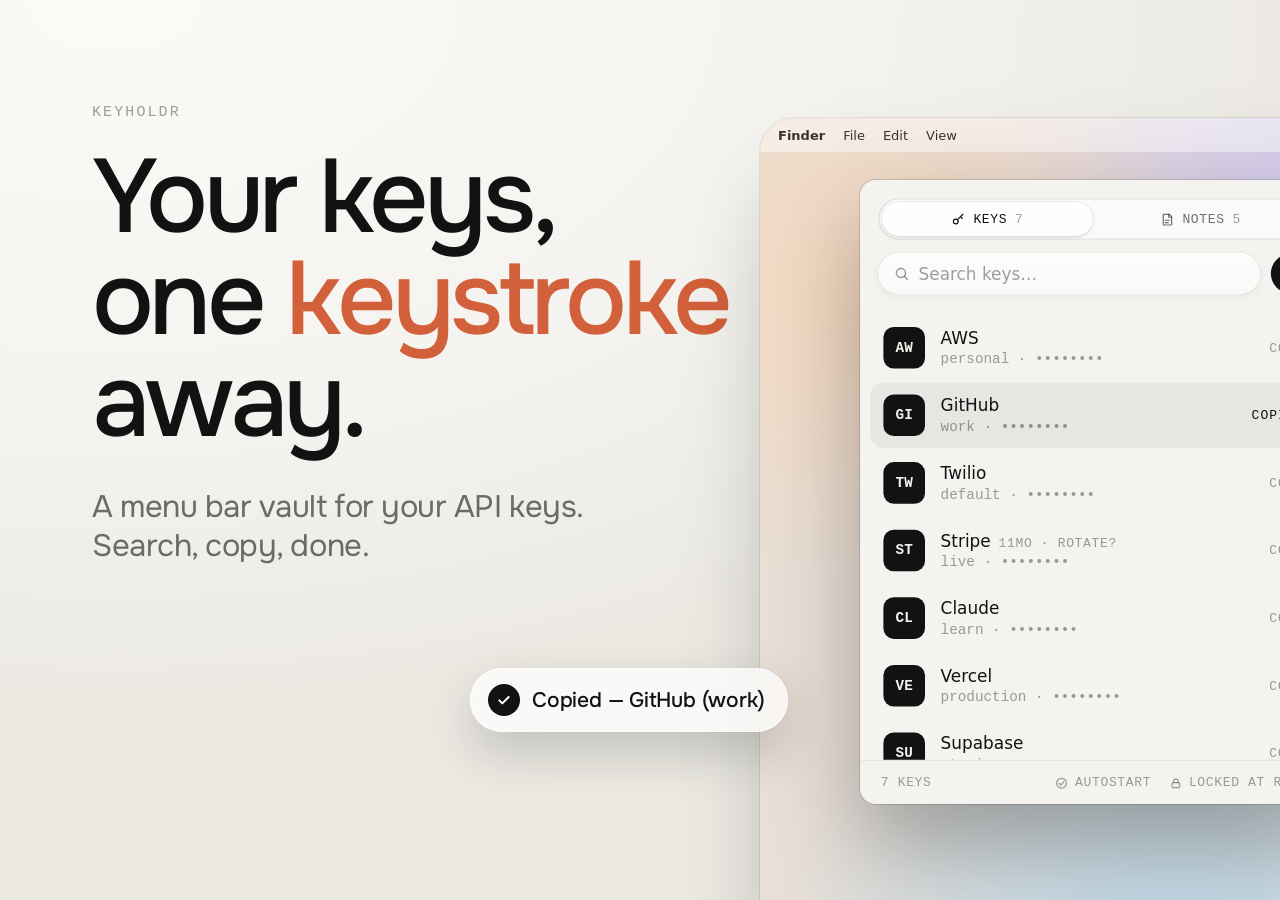
<file: branding/appstore/slides.html>
<!doctype html>
<html lang="en">
<head>
<meta charset="utf-8">
<title>Keyholdr App Store slides</title>
<link rel="preconnect" href="https://fonts.googleapis.com">
<link href="https://fonts.googleapis.com/css2?family=Onest:wght@400;500;600&family=JetBrains+Mono:wght@400;500&display=swap" rel="stylesheet">
<style>
  :root {
    --paper:#f4f3ef; --paper-soft:#ecebe6; --ink:#121212;
    --ink60:rgba(18,18,18,.6); --ink40:rgba(18,18,18,.4); --ink12:rgba(18,18,18,.12); --ink06:rgba(18,18,18,.06);
    --accent:#d2603a; --accent-dark:#ff8f63;
    --sans:-apple-system,"SF Pro Text",system-ui,sans-serif;
    --mono:ui-monospace,"SF Mono",Menlo,monospace;
    --display:"Onest",-apple-system,system-ui,sans-serif;
  }
  *{margin:0;padding:0;box-sizing:border-box}
  html,body{width:1440px;height:900px;overflow:hidden;background:#000}
  body{font-family:var(--display);-webkit-font-smoothing:antialiased}

  .slide{display:none;position:relative;width:1440px;height:900px;overflow:hidden;background:var(--paper);color:var(--ink)}
  .slide.light{background:radial-gradient(1200px 700px at 8% 0%,#fbfaf6 0%,var(--paper) 60%,#ebe9e2 100%)}
  .slide.dark{background:radial-gradient(1200px 800px at 90% 100%,#262626 0%,#121212 60%);color:var(--paper)}
  body[data-s="1"] #s1,body[data-s="2"] #s2,body[data-s="3"] #s3,body[data-s="4"] #s4,body[data-s="5"] #s5{display:block}

  /* ---------- headline block ---------- */
  .copy{position:absolute;left:92px;top:104px;width:640px}
  .eyebrow{font:500 15px var(--mono);letter-spacing:.14em;text-transform:uppercase;color:var(--ink40);margin-bottom:26px}
  .dark .eyebrow{color:rgba(244,243,239,.45)}
  h1{font-weight:500;font-size:104px;line-height:.98;letter-spacing:-.045em}
  h1 em{font-style:normal;color:var(--accent)}
  .dark h1 em{color:var(--accent-dark)}
  .sub{margin-top:34px;font-size:31px;line-height:1.28;letter-spacing:-.015em;color:var(--ink60);font-weight:400;max-width:560px}
  .dark .sub{color:rgba(244,243,239,.6)}

  /* ---------- desktop panel ---------- */
  .desk{position:absolute;border-radius:34px 0 0 0;overflow:hidden;
    background:
      radial-gradient(500px 420px at 15% 20%,#f6d9c0 0%,transparent 70%),
      radial-gradient(560px 480px at 85% 10%,#cfc8f1 0%,transparent 70%),
      radial-gradient(600px 500px at 60% 100%,#b7d6ea 0%,transparent 70%),
      #e8dfd6;
    box-shadow:0 0 0 1px rgba(0,0,0,.08),0 50px 100px -30px rgba(18,18,18,.35)}
  .dark .desk{background:
      radial-gradient(500px 420px at 15% 20%,#5a3a52 0%,transparent 70%),
      radial-gradient(560px 480px at 85% 10%,#2c3a66 0%,transparent 70%),
      radial-gradient(600px 500px at 60% 100%,#28505c 0%,transparent 70%),
      #1c1a22;
    box-shadow:0 0 0 1px rgba(255,255,255,.08),0 50px 100px -30px #000}
  .menubar{position:absolute;left:0;right:0;top:0;height:34px;display:flex;align-items:center;justify-content:space-between;padding:0 18px;
    background:rgba(255,255,255,.45);backdrop-filter:blur(20px);font:500 13px var(--sans);color:rgba(0,0,0,.78)}
  .dark .menubar{background:rgba(20,20,24,.5);color:rgba(255,255,255,.85)}
  .menubar .l,.menubar .r{display:flex;align-items:center;gap:18px}
  .menubar .tray{display:grid;place-items:center;width:28px;height:22px;border-radius:6px;background:rgba(0,0,0,.14)}
  .dark .menubar .tray{background:rgba(255,255,255,.2)}
  .menubar svg{width:15px;height:15px}

  /* ---------- popover ---------- */
  .pop{position:absolute;width:360px;height:480px;background:var(--paper);border-radius:12px;overflow:hidden;transform:scale(1.3);transform-origin:0 0;
    box-shadow:0 0 0 .5px rgba(0,0,0,.2),0 30px 70px rgba(0,0,0,.30);font-family:var(--sans);color:var(--ink);-webkit-font-smoothing:antialiased}
  .pop.dk{background:#141414;color:var(--paper);
    --ink:#f4f3ef;--ink60:rgba(244,243,239,.6);--ink40:rgba(244,243,239,.4);--ink12:rgba(244,243,239,.12);--ink06:rgba(244,243,239,.06);--paper:#121212}
  .pop .col{display:flex;flex-direction:column;height:100%}
  .glass{background:linear-gradient(rgba(255,255,255,.78),rgba(255,255,255,.5));
    box-shadow:0 0 0 .5px rgba(0,0,0,.09),0 1px 0 rgba(255,255,255,.9) inset,0 2px 8px rgba(0,0,0,.05)}
  .dk .glass{background:linear-gradient(rgba(255,255,255,.16),rgba(255,255,255,.07));
    box-shadow:0 0 0 .5px rgba(255,255,255,.14),0 1px 0 rgba(255,255,255,.14) inset}
  .tabs{display:flex;gap:2px;margin:14px 14px 10px;padding:3px;border-radius:999px;background:rgba(255,255,255,.6);box-shadow:0 0 0 1px var(--ink12) inset}
  .dk .tabs{background:rgba(255,255,255,.06)}
  .tab{flex:1;height:26px;border-radius:999px;display:flex;align-items:center;justify-content:center;gap:6px;
    font:500 10px var(--mono);letter-spacing:.5px;color:var(--ink60);text-transform:uppercase}
  .tab svg{width:11px;height:11px}
  .tab i{font-style:normal;color:var(--ink40)}
  .tab.on{color:var(--ink)}
  .tabs .tab.on{background:linear-gradient(rgba(255,255,255,.95),rgba(255,255,255,.7));box-shadow:0 0 0 .5px rgba(0,0,0,.08),0 1px 3px rgba(0,0,0,.12)}
  .dk .tabs .tab.on{background:rgba(255,255,255,.18);box-shadow:0 0 0 .5px rgba(255,255,255,.2)}
  .sr{display:flex;gap:8px;padding:0 14px 10px}
  .sr .f{flex:1;height:32px;border-radius:999px;display:flex;align-items:center;gap:7px;padding:0 12px;font-size:13px;color:var(--ink40)}
  .sr .f svg{width:12px;height:12px}
  .sr .plus{width:30px;height:30px;margin-top:1px;border-radius:50%;background:var(--ink);color:var(--paper);display:grid;place-items:center}
  .sr .plus svg{width:12px;height:12px}
  .list{flex:1;padding:6px 8px;display:flex;flex-direction:column;gap:2px;overflow:hidden}
  .row{display:flex;align-items:center;gap:12px;padding:9px 10px;border-radius:10px}
  .row.hov{background:var(--ink06)}
  .tile{width:32px;height:32px;border-radius:8px;background:var(--ink);color:var(--paper);display:grid;place-items:center;font:600 11px var(--mono);flex:none}
  .row .m{flex:1;min-width:0}
  .row .n{font-size:13px;font-weight:500;display:flex;gap:6px;align-items:baseline;white-space:nowrap}
  .row .n b{font:500 10px var(--mono);letter-spacing:.5px;color:var(--ink40)}
  .row .s{font:11px var(--mono);color:var(--ink40);margin-top:3px;white-space:nowrap;overflow:hidden;text-overflow:ellipsis}
  .row .c{font:500 10px var(--mono);letter-spacing:.8px;color:var(--ink40)}
  .row.hov .c{color:var(--ink)}
  .foot{display:flex;align-items:center;justify-content:space-between;padding:11px 16px;border-top:1px solid var(--ink06);font:500 10px var(--mono);letter-spacing:.5px;color:var(--ink40)}
  .foot .g{display:flex;gap:14px;align-items:center}
  .foot span{display:inline-flex;gap:5px;align-items:center}
  .foot svg{width:10px;height:10px}

  /* touch id overlay */
  .bio{position:absolute;inset:0;display:flex;flex-direction:column;align-items:center;justify-content:center;gap:16px;
    background:color-mix(in srgb,var(--paper) 62%,transparent);backdrop-filter:blur(3.5px)}
  .bio svg{width:84px;height:84px}
  .bio .card2{display:flex;flex-direction:column;align-items:center;gap:14px;padding:30px 38px;border-radius:26px;background:color-mix(in srgb,var(--paper) 88%,transparent);box-shadow:0 0 0 .5px var(--ink12),0 20px 50px rgba(0,0,0,.4)}
  .bio span{font:500 12px var(--mono);letter-spacing:.1em;text-transform:uppercase}
  .bio small{font:11px var(--sans);color:var(--ink60);margin-top:-6px}

  /* editor */
  .ehead{display:flex;align-items:center;justify-content:space-between;padding:14px 14px 10px}
  .cb{width:24px;height:24px;border-radius:50%;display:grid;place-items:center;color:var(--ink60)}
  .cb svg{width:11px;height:11px}
  .ehead .t{font:500 10px var(--mono);letter-spacing:.5px;color:var(--ink40)}
  .ehead .g{display:flex;gap:6px}
  .editor{flex:1;margin:0 14px 10px;border-radius:18px;padding:14px 16px;font-size:13px;line-height:1.5;overflow:hidden}
  .editor .cmd{font:12px/1.55 var(--mono);color:var(--ink);background:var(--ink06);border-radius:8px;padding:8px 10px;margin:8px 0;white-space:pre}
  .caret{display:inline-block;width:1.5px;height:15px;background:var(--accent);vertical-align:-3px;margin-left:1px}

  /* toast chip */
  .chip{position:absolute;display:flex;align-items:center;gap:12px;padding:16px 24px 16px 18px;border-radius:999px;
    background:rgba(255,255,255,.72);backdrop-filter:blur(24px);font:500 21px var(--display);letter-spacing:-.01em;color:var(--ink);
    box-shadow:0 0 0 1px rgba(255,255,255,.7) inset,0 20px 50px rgba(0,0,0,.18)}
  .chip .ck{width:32px;height:32px;border-radius:50%;background:var(--ink);color:#fff;display:grid;place-items:center}
  .chip .ck svg{width:16px;height:16px}
  .dark .chip{background:rgba(40,40,44,.7);color:var(--paper);box-shadow:0 0 0 1px rgba(255,255,255,.12) inset,0 20px 50px rgba(0,0,0,.5)}
  .dark .chip .ck{background:var(--accent-dark);color:#121212}

  /* keycaps */
  .keys{position:absolute;display:flex;gap:16px}
  .cap{width:104px;height:104px;border-radius:24px;display:grid;place-items:center;font:500 46px var(--sans);color:var(--ink);
    background:linear-gradient(#ffffff,#eeece6);box-shadow:0 0 0 1px rgba(0,0,0,.1),0 6px 0 #d3d0c6,0 16px 26px rgba(0,0,0,.2)}
  .cap.k{background:linear-gradient(#2a2a2a,#121212);color:#fff;box-shadow:0 0 0 1px #000,0 6px 0 #000,0 16px 26px rgba(0,0,0,.35);font-family:var(--mono);font-weight:500}

  /* faux editor window (slide 4) */
  .win{position:absolute;border-radius:16px;background:#1b1c20;overflow:hidden;box-shadow:0 0 0 1px rgba(255,255,255,.08),0 30px 70px rgba(0,0,0,.4)}
  .win .bar{height:38px;display:flex;align-items:center;gap:8px;padding:0 16px;background:#26272c}
  .win .bar i{width:12px;height:12px;border-radius:50%;background:#ff5f57}
  .win .bar i:nth-child(2){background:#febc2e}.win .bar i:nth-child(3){background:#28c840}
  .win pre{padding:22px 26px;font:15px/1.75 var(--mono);color:#c9ccd6}
  .win .k1{color:#ff8f63}.win .k2{color:#7fd1b9}.win .k3{color:#8b8ea0}

  /* cards (slide 5) */
  .card{position:absolute;display:flex;gap:26px;align-items:center;width:600px;padding:30px 34px;border-radius:28px;
    background:linear-gradient(rgba(255,255,255,.1),rgba(255,255,255,.04));box-shadow:0 0 0 1px rgba(255,255,255,.12) inset,0 30px 60px rgba(0,0,0,.4);backdrop-filter:blur(20px)}
  .card .ic{width:72px;height:72px;border-radius:20px;background:var(--paper);color:#121212;display:grid;place-items:center;flex:none}
  .card .ic svg{width:34px;height:34px}
  .card h3{font-weight:500;font-size:30px;letter-spacing:-.02em;margin-bottom:6px}
  .card p{font-size:20px;line-height:1.35;color:rgba(244,243,239,.6)}
</style>
</head>
<body>

<!-- ============ 1 · KEYS ============ -->
<section class="slide light" id="s1">
  <div class="copy">
    <div class="eyebrow">Keyholdr</div>
    <h1>Your keys, one <em>keystroke</em> away.</h1>
    <p class="sub">A menu bar vault for your API keys. Search, copy, done.</p>
  </div>
  <div class="desk" style="left:760px;top:118px;width:700px;height:860px">
    <div class="menubar"><div class="l"><b>Finder</b><span>File</span><span>Edit</span><span>View</span></div>
      <div class="r"><div class="tray"><svg viewBox="0 0 24 24" fill="none" stroke="currentColor" stroke-width="2" stroke-linecap="round"><circle cx="8" cy="15" r="4"/><path d="M11 12l9-9M16 7l3 3"/></svg></div><span>Sat 19 Sep</span></div></div>
    <div class="pop" style="left:100px;top:62px" id="pop1"></div>
  </div>
  <div class="chip" style="left:470px;top:668px"><div class="ck"><svg viewBox="0 0 24 24" fill="none" stroke="currentColor" stroke-width="3" stroke-linecap="round" stroke-linejoin="round"><path d="M5 12.5l4.5 4.5L19 7.5"/></svg></div>Copied — GitHub (work)</div>
</section>

<!-- ============ 2 · TOUCH ID ============ -->
<section class="slide dark" id="s2">
  <div class="copy">
    <div class="eyebrow">Security</div>
    <h1>Locked behind <em>Touch&nbsp;ID.</em></h1>
    <p class="sub">Every copy and reveal asks for your fingerprint. Secrets live in the macOS Keychain, never in plain text.</p>
  </div>
  <div class="desk" style="left:760px;top:118px;width:700px;height:860px">
    <div class="menubar"><div class="l"><b>Finder</b><span>File</span><span>Edit</span><span>View</span></div>
      <div class="r"><div class="tray"><svg viewBox="0 0 24 24" fill="none" stroke="currentColor" stroke-width="2" stroke-linecap="round"><circle cx="8" cy="15" r="4"/><path d="M11 12l9-9M16 7l3 3"/></svg></div><span>Sat 19 Sep</span></div></div>
    <div class="pop dk" style="left:100px;top:62px" id="pop2"></div>
  </div>
</section>

<!-- ============ 3 · NOTES ============ -->
<section class="slide light" id="s3">
  <div class="copy">
    <div class="eyebrow">New · Notes</div>
    <h1>Notes, right <em>beside</em> your keys.</h1>
    <p class="sub" style="max-width:500px">A scrap pad in the same popover. Paste, jot, copy. It autosaves.</p>
  </div>
  <div class="desk" style="left:640px;top:118px;width:880px;height:860px">
    <div class="menubar"><div class="l"><b>Finder</b><span>File</span><span>Edit</span><span>View</span></div>
      <div class="r"><div class="tray"><svg viewBox="0 0 24 24" fill="none" stroke="currentColor" stroke-width="2" stroke-linecap="round"><circle cx="8" cy="15" r="4"/><path d="M11 12l9-9M16 7l3 3"/></svg></div><span>Sat 19 Sep</span></div></div>
    <div class="pop" style="left:34px;top:62px" id="pop3a"></div>
    <div class="pop" style="left:312px;top:150px" id="pop3b"></div>
  </div>
</section>

<!-- ============ 4 · SUMMON ============ -->
<section class="slide light" id="s4">
  <div class="copy">
    <div class="eyebrow">Always there</div>
    <h1>Summon it from <em>anywhere.</em></h1>
    <p class="sub">Press one shortcut in any app. Click away and it locks itself again.</p>
  </div>
  <div class="desk" style="left:640px;top:118px;width:880px;height:860px">
    <div class="menubar"><div class="l"><b>Code</b><span>File</span><span>Edit</span><span>Selection</span></div>
      <div class="r"><div class="tray"><svg viewBox="0 0 24 24" fill="none" stroke="currentColor" stroke-width="2" stroke-linecap="round"><circle cx="8" cy="15" r="4"/><path d="M11 12l9-9M16 7l3 3"/></svg></div><span>Sat 19 Sep</span></div></div>
    <div class="win" style="left:30px;top:70px;width:470px;height:420px">
      <div class="bar"><i></i><i></i><i></i></div>
<pre><span class="k3"># .env.local</span>
<span class="k1">TWILIO_AUTH_TOKEN</span>=<span class="k2">▮▮▮▮▮▮▮▮▮▮▮▮</span>
<span class="k1">STRIPE_SECRET</span>=
<span class="k1">SUPABASE_URL</span>=https://acme.supabase.co
<span class="k1">GITHUB_TOKEN</span>=

<span class="k3"># paste from Keyholdr ↩</span></pre>
    </div>
    <div class="pop" style="left:270px;top:100px" id="pop4"></div>
  </div>
  <div class="keys" style="left:92px;top:640px">
    <div class="cap">⌃</div><div class="cap">⌥</div><div class="cap">⌘</div><div class="cap k">K</div>
  </div>
</section>

<!-- ============ 5 · LOCAL ============ -->
<section class="slide dark" id="s5">
  <div class="copy" style="top:230px">
    <div class="eyebrow">Privacy</div>
    <h1>Strictly <em>local.</em></h1>
    <p class="sub">No servers, no accounts, no analytics. Moving Macs? Export one passphrase-encrypted file.</p>
  </div>
  <div class="card" style="left:770px;top:150px"><div class="ic"><svg viewBox="0 0 24 24" fill="none" stroke="currentColor" stroke-width="1.8" stroke-linecap="round" stroke-linejoin="round"><rect x="5" y="11" width="14" height="9" rx="2"/><path d="M8 11V8a4 4 0 0 1 8 0v3"/></svg></div>
    <div><h3>Keychain-backed</h3><p>Each secret is its own Keychain item, unlocked only after Touch ID.</p></div></div>
  <div class="card" style="left:810px;top:365px"><div class="ic"><svg viewBox="0 0 24 24" fill="none" stroke="currentColor" stroke-width="1.8" stroke-linecap="round" stroke-linejoin="round"><path d="M2 8.5a15 15 0 0 1 20 0M5 12a10 10 0 0 1 14 0M8.5 15.5a5 5 0 0 1 7 0"/><path d="M4 4l16 16"/><circle cx="12" cy="19" r=".8" fill="currentColor"/></svg></div>
    <div><h3>Nothing leaves your Mac</h3><p>No network calls. No sync. No tracking. Ever.</p></div></div>
  <div class="card" style="left:770px;top:580px"><div class="ic"><svg viewBox="0 0 24 24" fill="none" stroke="currentColor" stroke-width="1.8" stroke-linecap="round" stroke-linejoin="round"><path d="M12 3v12M7 10l5 5 5-5"/><path d="M4 20h16"/></svg></div>
    <div><h3>Encrypted export</h3><p>One file, protected by your passphrase (PBKDF2 + AES-GCM).</p></div></div>
</section>

<script>
const I = {
  key:'<svg viewBox="0 0 24 24" fill="none" stroke="currentColor" stroke-width="2" stroke-linecap="round" stroke-linejoin="round"><circle cx="8" cy="15" r="4"/><path d="M11 12l9-9M16 7l3 3"/></svg>',
  note:'<svg viewBox="0 0 24 24" fill="none" stroke="currentColor" stroke-width="2" stroke-linecap="round" stroke-linejoin="round"><path d="M6 3h9l4 4v13a1 1 0 0 1-1 1H6a1 1 0 0 1-1-1V4a1 1 0 0 1 1-1z"/><path d="M14 3v5h5M8.5 13h7M8.5 17h5"/></svg>',
  search:'<svg viewBox="0 0 24 24" fill="none" stroke="currentColor" stroke-width="2.4" stroke-linecap="round"><circle cx="11" cy="11" r="7"/><path d="M21 21l-4.5-4.5"/></svg>',
  plus:'<svg viewBox="0 0 24 24" fill="none" stroke="currentColor" stroke-width="2.4" stroke-linecap="round"><path d="M12 5v14M5 12h14"/></svg>',
  lock:'<svg viewBox="0 0 24 24" fill="none" stroke="currentColor" stroke-width="2.2" stroke-linecap="round" stroke-linejoin="round"><rect x="5" y="11" width="14" height="9" rx="2"/><path d="M8 11V8a4 4 0 0 1 8 0v3"/></svg>',
  unlock:'<svg viewBox="0 0 24 24" fill="none" stroke="currentColor" stroke-width="2.2" stroke-linecap="round" stroke-linejoin="round"><rect x="5" y="11" width="14" height="9" rx="2"/><path d="M8 11V8a4 4 0 0 1 7.5-2"/></svg>',
  check:'<svg viewBox="0 0 24 24" fill="none" stroke="currentColor" stroke-width="2.4" stroke-linecap="round" stroke-linejoin="round"><circle cx="12" cy="12" r="9"/><path d="M8 12.5l3 3 5-6"/></svg>',
  back:'<svg viewBox="0 0 24 24" fill="none" stroke="currentColor" stroke-width="2.6" stroke-linecap="round" stroke-linejoin="round"><path d="M15 5l-7 7 7 7"/></svg>',
  copy:'<svg viewBox="0 0 24 24" fill="none" stroke="currentColor" stroke-width="2" stroke-linecap="round" stroke-linejoin="round"><rect x="8" y="8" width="12" height="12" rx="2"/><path d="M16 8V6a2 2 0 0 0-2-2H6a2 2 0 0 0-2 2v8a2 2 0 0 0 2 2h2"/></svg>',
  trash:'<svg viewBox="0 0 24 24" fill="none" stroke="currentColor" stroke-width="2" stroke-linecap="round" stroke-linejoin="round"><path d="M4 7h16M9 7V4h6v3M6 7l1 13h10l1-13"/></svg>',
  print:'',
};
(function(){
  const pt=(r,a)=>[50+r*Math.cos(a*Math.PI/180),52+r*Math.sin(a*Math.PI/180)].map(v=>v.toFixed(1)).join(' ');
  const arcs=[[6,200,520],[13,150,470],[20,215,545],[27,170,490],[34,230,560],[41,190,500]];
  const d=arcs.map(([r,a0,a1])=>{const sweep=a1-a0>180?1:0;return `M ${pt(r,a0)} A ${r} ${r} 0 ${sweep} 1 ${pt(r,a1%360)}`}).join(' ');
  I.print=`<svg viewBox="0 0 100 100"><path d="${d}" fill="none" stroke="currentColor" stroke-width="3.6" stroke-linecap="round"/></svg>`;
})();
const KEYS = [
  ['AW','AWS','personal',''],['GI','GitHub','work',''],['TW','Twilio','default',''],
  ['ST','Stripe','live','11MO · ROTATE?'],['CL','Claude','learn',''],['VE','Vercel','production',''],['SU','Supabase','staging','']
];
const NOTES = [
  ['Deploy steps','git tag v1.7.1 && git push --tags','2H AGO'],
  ['Staging URL','https://staging.acme.dev/api/v2','YESTERDAY'],
  ['Webhook test','curl -X POST localhost:3000/hook -d @body.json','THU'],
  ['Standup — Thursday','Ship notes tab, review PR #142','THU'],
  ['Reading list','Designing Data-Intensive Applications','14 SEP']
];
const tabs = (on,kc,nc)=>`<div class="tabs"><div class="tab ${on==='k'?'on':''}">${I.key}KEYS <i>${kc}</i></div><div class="tab ${on==='n'?'on':''}">${I.note}NOTES <i>${nc}</i></div></div>`;
const search = (ph,q='')=>`<div class="sr"><div class="f glass">${I.search}<span style="${q?'color:var(--ink)':''}">${q||ph}</span></div><div class="plus">${I.plus}</div></div>`;
const footer = (left,right,icon)=>`<div class="foot"><span>${left}</span><div class="g"><span>${I.check}AUTOSTART</span><span>${icon}${right}</span></div></div>`;
const keyRow=(k,hov,copied)=>`<div class="row ${hov?'hov':''}"><div class="tile">${k[0]}</div><div class="m"><div class="n">${k[1]}${k[3]?`<b>${k[3]}</b>`:''}</div><div class="s">${k[2]} · ••••••••</div></div><div class="c">${copied?'COPIED':'COPY'}</div></div>`;
const noteRow=(n,hov)=>`<div class="row ${hov?'hov':''}"><div class="m"><div class="n">${n[0]}<b>${n[2]}</b></div><div class="s">${n[1]}</div></div><div class="c">COPY</div></div>`;

function keysPop(id,opts={}){
  const rows = KEYS.slice(0,opts.count||7).map((k,i)=>keyRow(k,i===opts.hover,i===opts.hover&&opts.copied)).join('');
  document.getElementById(id).innerHTML = `<div class="col">${tabs('k',7,5)}${search('Search keys…',opts.q)}<div class="list">${rows}</div>${footer('7 KEYS','LOCKED AT REST',I.lock)}
  ${opts.bio?`<div class="bio"><div class="card2"><div style="color:var(--accent-dark)">${I.print}</div><span>Touch ID</span><small>Unlock to copy “GitHub (work)”</small></div></div>`:''}</div>`;
}
function notesPop(id,hover){
  document.getElementById(id).innerHTML = `<div class="col">${tabs('n',7,5)}${search('Search notes…')}<div class="list">${NOTES.map((n,i)=>noteRow(n,i===hover)).join('')}</div>${footer('5 NOTES','PLAIN TEXT',I.unlock)}</div>`;
}
function editorPop(id){
  document.getElementById(id).innerHTML = `<div class="col"><div class="ehead"><div class="cb glass">${I.back}</div><div class="t">EDITED 2H AGO</div><div class="g"><div class="cb glass">${I.copy}</div><div class="cb glass">${I.trash}</div></div></div>
  <div class="editor glass"><b style="font-weight:600">Deploy steps</b><br>Before every release:
  <div class="cmd">swift test
./build.sh --no-launch</div>
  Then tag and push:
  <div class="cmd">git tag v1.7.1 && git push --tags</div>
  Bump the Homebrew tap, then submit for review.<span class="caret"></span></div>${footer('','PLAIN TEXT',I.unlock).replace('<span></span>','<span></span>')}</div>`;
}
keysPop('pop1',{hover:1,copied:true});
keysPop('pop2',{hover:1,bio:true});
notesPop('pop3a',0); editorPop('pop3b');
keysPop('pop4',{q:'g'});
(function(){const G=[['GI','GitHub','work',''],['GL','GitLab','ci',''],['GC','Google Cloud','prod',''],['GR','Groq','default',''],['GE','Gemini','codelab',''],['GD','GoDaddy','domains',''],['GF','Grafana','staging','']];
 document.getElementById('pop4').querySelector('.list').innerHTML=G.map((k,i)=>keyRow(k,i===0,false)).join('');})();

const s = new URLSearchParams(location.search).get('s') || '1';
document.body.dataset.s = s;
</script>
</body>
</html>
</file>
